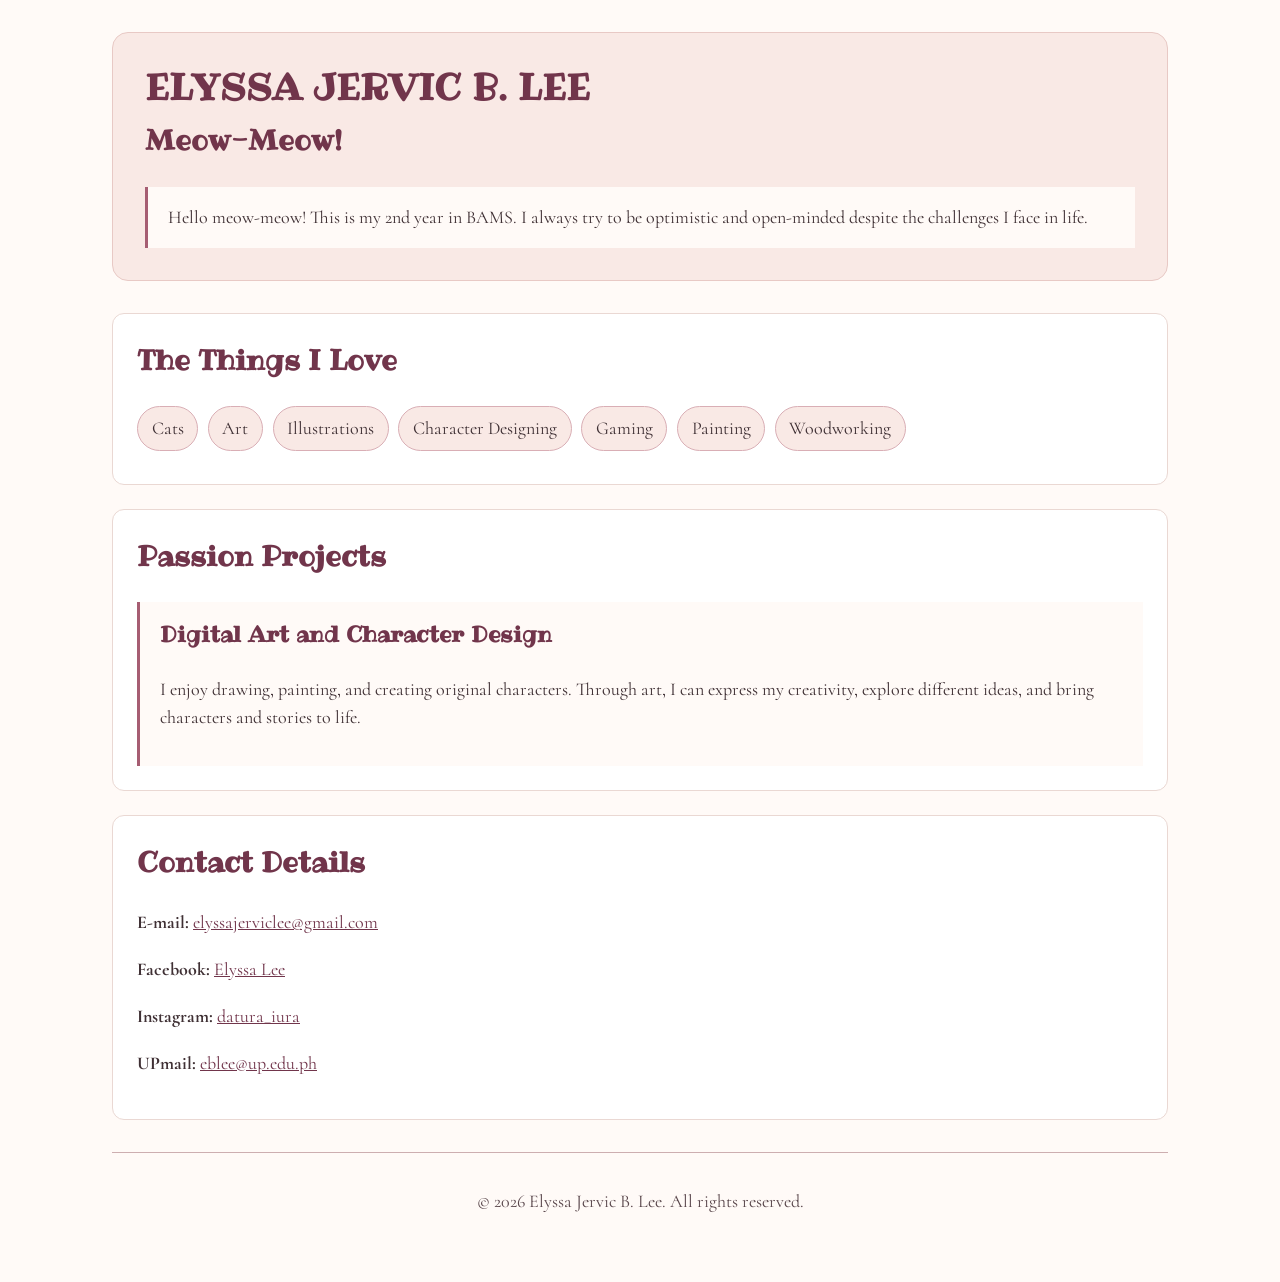
<file: index.html>
<!DOCTYPE html>
<html lang="en">
<head>
    <meta charset="UTF-8">
    <meta name="viewport" content="width=device-width, initial-scale=1.0">
    <meta name="description" content="Personal profile of Elyssa Jervic B. Lee">
    <title>My Profile</title>

    <!-- Google Fonts with local fallback fonts -->
    <link rel="preconnect" href="https://fonts.googleapis.com">
    <link rel="preconnect" href="https://fonts.gstatic.com" crossorigin>
    <link href="https://fonts.googleapis.com/css2?family=Ribeye&family=Cormorant&display=swap" rel="stylesheet">

    <!-- Keep this file in the same folder as style.css -->
    <link rel="stylesheet" href="style.css">
</head>

<body>

    <header>
        <h1>Elyssa Jervic B. Lee</h1>
        <h2>Meow-Meow!</h2>

        <div class="profile-intro">
            <p class="bio">
                Hello meow-meow! This is my 2nd year in BAMS.
                I always try to be optimistic and open-minded
                despite the challenges I face in life.
            </p>
        </div>
    </header>

    <main>
        <section class="content-section">
            <h2>The Things I Love</h2>
            <ul class="interest-list">
                <li>Cats</li>
                <li>Art</li>
                <li>Illustrations</li>
                <li>Character Designing</li>
                <li>Gaming</li>
                <li>Painting</li>
                <li>Woodworking</li>
            </ul>
        </section>

        <section class="content-section">
            <h2>Passion Projects</h2>

            <article class="project-card">
                <h3>Digital Art and Character Design</h3>
                <p>
                    I enjoy drawing, painting, and creating
                    original characters. Through art, I can
                    express my creativity, explore different
                    ideas, and bring characters and stories
                    to life.
                </p>
            </article>
        </section>

        <section class="content-section">
            <h2>Contact Details</h2>

            <p>
                <strong>E-mail:</strong>
                <a href="mailto:elyssajerviclee@gmail.com">elyssajerviclee@gmail.com</a>
            </p>

            <p>
                <strong>Facebook:</strong>
                <a href="https://www.facebook.com/share/1HYP7Jv9Rj/">Elyssa Lee</a>
            </p>

            <p>
                <strong>Instagram:</strong>
                <a href="https://www.instagram.com/datura_iura?xtok=YWdkcHlsNmpieDZv">datura_iura</a>
            </p>

            <p>
                <strong>UPmail:</strong>
                <a href="mailto:eblee@up.edu.ph">eblee@up.edu.ph</a>
            </p>
        </section>
    </main>

    <footer>
        <p>&copy; 2026 Elyssa Jervic B. Lee. All rights reserved.</p>
    </footer>

</body>
</html>
</file>
<file: style.css>
*{
    box-sizing: border-box;
}

html {
    -webkit-text-size-adjust: 100%;
    text-size-adjust: 100%;
}

body {
    width: 100%;
    max-width: 70rem;
    margin: 0 auto;
    padding: 2rem;
    font-family: "Cormorant", Georgia, "Times New Roman", serif;
    font-size: 1.125rem;
    line-height: 1.6;
    background-color: #fffaf7;
    color: #3f3034;
}

header,
main,
footer {
    margin-bottom: 2rem;
}

header {
    padding: 2rem;
    border: 0.08rem solid #e8c9c5;
    border-radius: 1rem;
    background-color: #f9e9e5;
}

h1 {
    margin-top: 0;
    margin-bottom: 0.5rem;
    font-family: "Ribeye", Georgia, serif;
    font-size: 2.25rem;
    line-height: 1.25;
    text-transform: uppercase;
    color: #71354b;
    overflow-wrap: anywhere;
}

h2 {
    margin-top: 0;
    font-family: "Ribeye", Georgia, serif;
    font-size: 1.75rem;
    color: #71354b;
}

h3 {
    margin-top: 0;
    font-family: "Ribeye", Georgia, serif;
    font-size: 1.35rem;
    color: #71354b;
}

.profile-intro {
    display: flex;
    flex-direction: row;
    align-items: stretch;
    margin-top: 1.5rem;
}

.bio {
    flex: 1 1 auto;
    margin: 0;
    padding: 1rem 1.25rem;
    border-left: 0.2rem solid #a65d72;
    background-color: #fffaf7;
}

.content-section {
    margin-bottom: 1.5rem;
    padding: 1.5rem;
    border: 0.08rem solid #ead8d3;
    border-radius: 0.75rem;
    background-color: #ffffff;
}

.interest-list {
    display: flex;
    flex-wrap: wrap;
    padding-left: 0;
    list-style: none;
    margin: 0;
}

/* Margins provide spacing even in browsers without flex-gap support. */
.interest-list li {
    margin: 0 0.6rem 0.6rem 0;
    padding: 0.45rem 0.85rem;
    border: 0.08rem solid #d9aeb5;
    border-radius: 2rem;
    background-color: #f9e9e5;
}

.project-card {
    padding: 1rem 1.25rem;
    border-left: 0.2rem solid #a65d72;
    background-color: #fffaf7;
}

a {
    color: #71354b;
    text-decoration: underline;
}

a:hover,
a:focus {
    color: #492132;
}

a:focus {
    outline: 0.15rem solid #71354b;
    outline-offset: 0.2rem;
}

/* Use focus-visible when supported, while retaining the focus fallback above. */
@supports selector(:focus-visible) {
    a:focus:not(:focus-visible) {
        outline: none;
    }

    a:focus-visible {
        outline: 0.15rem solid #71354b;
        outline-offset: 0.2rem;
    }
}

footer {
    margin-bottom: 0;
    padding: 1rem 0;
    border-top: 0.08rem solid #cdaeb0;
    color: #59464b;
    text-align: center;
}

/* Responsive layout for phones and narrow screens */
@media screen and (max-width: 600px) {
    body {
        padding: 1rem;
        font-size: 1rem;
    }

    header,
    .content-section {
        padding: 1.15rem;
    }

    h1 {
        font-size: 1.7rem;
    }

    h2 {
        font-size: 1.45rem;
    }

    .profile-intro {
        flex-direction: column;
        align-items: stretch;
    }

    .bio {
        padding: 0.85rem;
        border-left: 0;
        border-top: 0.2rem solid #a65d72;
    }

    .interest-list li {
        margin-right: 0.45rem;
        margin-bottom: 0.45rem;
    }
}
</file>
